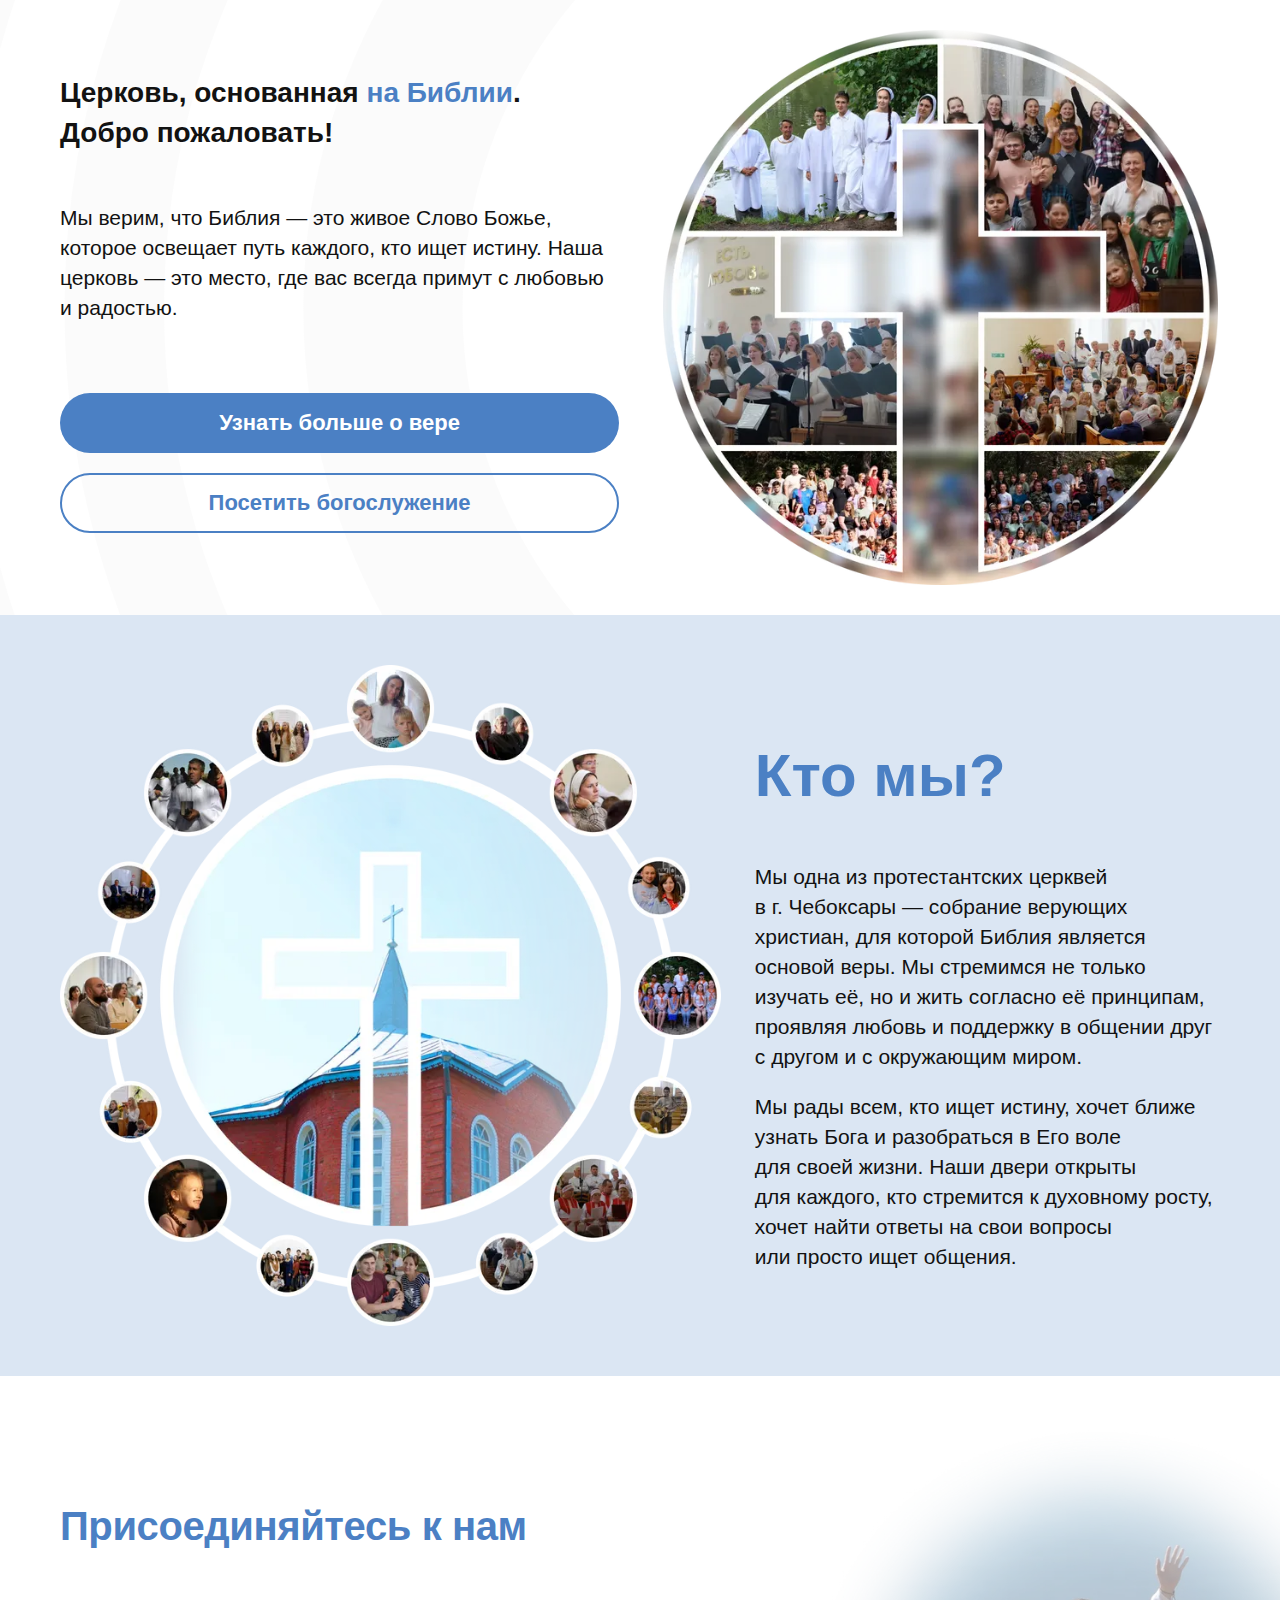
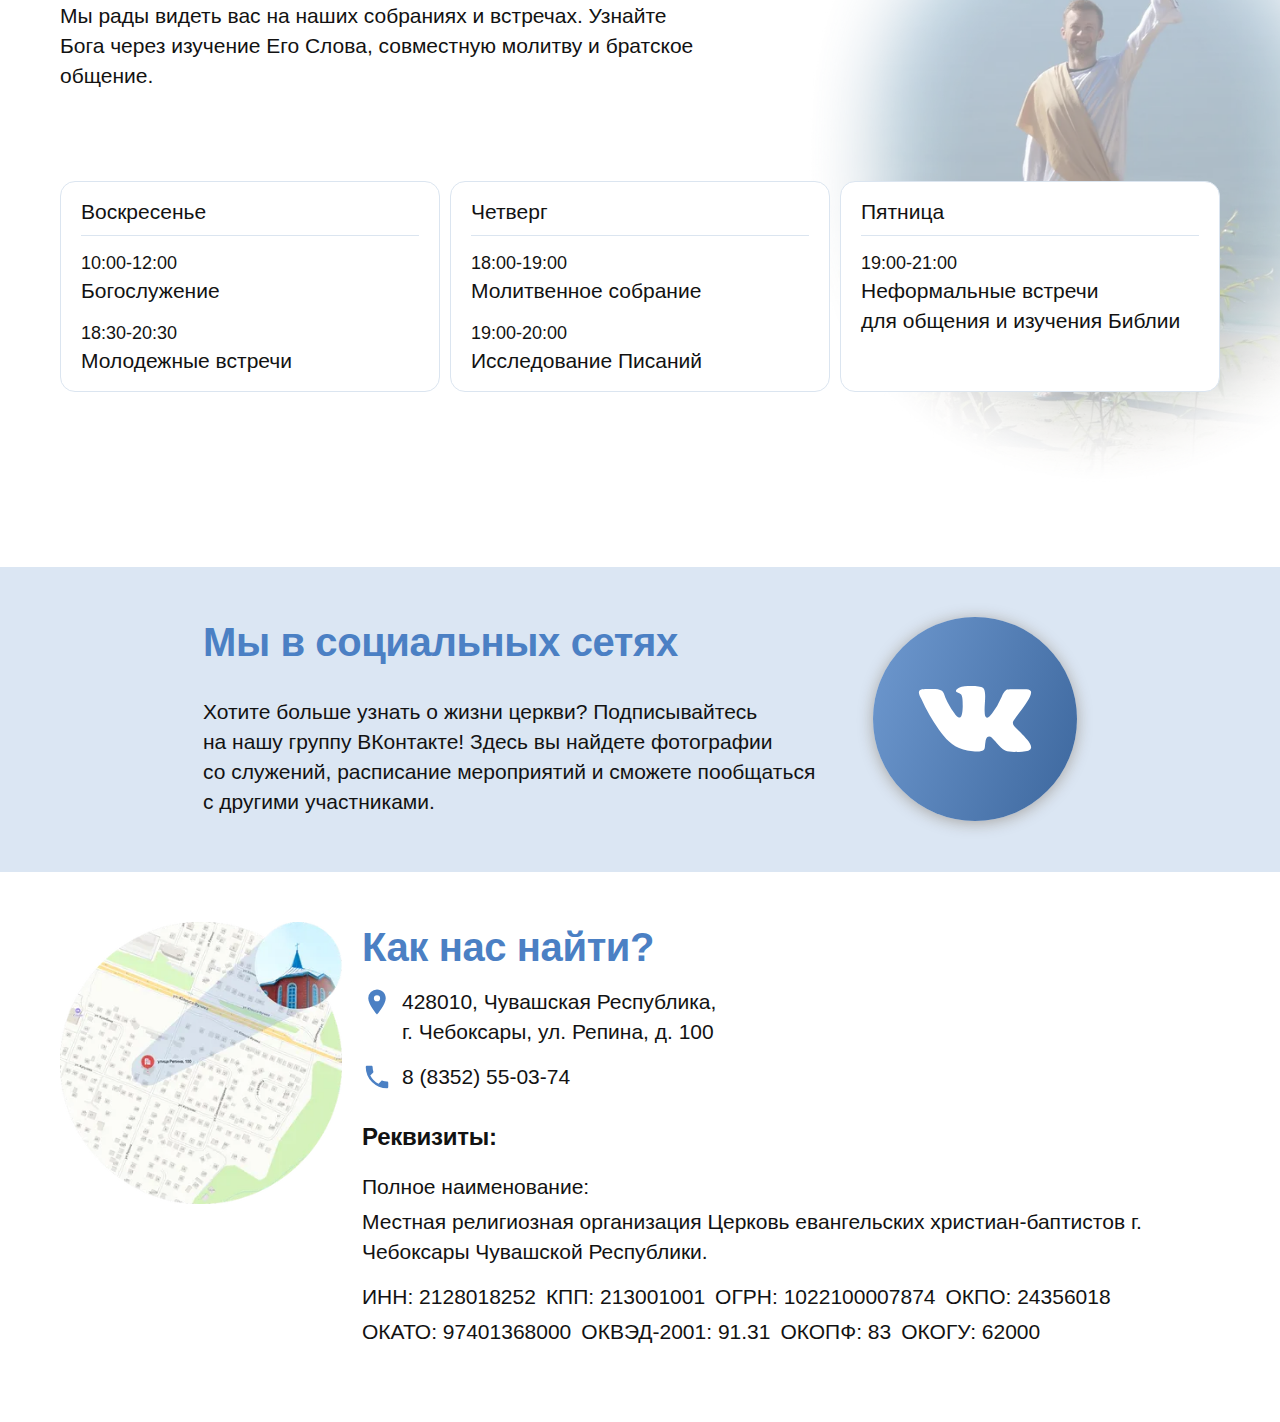
<file: index.html>
<!DOCTYPE html><html class="page" lang="ru"><head><meta charset="UTF-8"><title>Церковь евангельских христиан Чебоксары</title><meta name="viewport" content="width=device-width,initial-scale=1"><link rel="icon" href="favicon.ico"><link rel="icon" href="favicons/favicon.svg" type="image/svg+xml"><link rel="apple-touch-icon" href="favicons/apple.png"><link rel="manifest" href="manifest.webmanifest"><link rel="preload" href="fonts/inter/inter-regular.woff2" type="font/woff2" as="font" crossorigin="anonymous"><link rel="preload" href="fonts/inter/inter-semibold.woff2" type="font/woff2" as="font" crossorigin="anonymous"><link rel="preload" href="fonts/inter/inter-medium.woff2" type="font/woff2" as="font" crossorigin="anonymous"><link rel="preload" href="fonts/inter/inter-bold.woff2" type="font/woff2" as="font" crossorigin="anonymous"><link rel="stylesheet" href="styles/styles.css"><!-- <script src="https://api-maps.yandex.ru/2.1/?apikey=b741650d-aeca-472d-a761-ce8550b60bb1&lang=ru_RU" defer></script> --><script src="scripts/index.js" defer="defer"></script></head><body class="page__body"><main><section class="hero"><div class="container hero__container"><div class="hero__image"><picture><source type="image/webp" media="(min-width: 744px)" srcset="images/hero-desktop@1x.webp, images/hero-desktop@2x.webp 2x" width="555" height="555"><source type="image/webp" srcset="images/hero-mobile@1x.webp, images/hero-mobile@2x.webp 2x" width="200" height="200"><source type="image/png" media="(min-width: 744px)" srcset="images/hero-desktop@1x.png, images/hero-desktop@2x.png 2x" width="555" height="555"><img src="images/hero-mobile@1x.png" srcset="images/hero-mobile@2x.png 2x" width="200" height="200" alt="img"></picture></div><div class="hero__text-content"><h1 class="hero__title">Церковь, основанная <a href="#">на&nbsp;Библии</a>. Добро&nbsp;пожаловать!</h1><p class="hero__text">Мы&nbsp;верим, что Библия&nbsp;&mdash; это живое Слово Божье, которое освещает путь каждого, кто ищет истину. Наша церковь&nbsp;&mdash; это место, где вас всегда примут с&nbsp;любовью и&nbsp;радостью.</p><div class="hero__buttons"><a class="button" href="#">Узнать больше о&nbsp;вере</a> <a class="button button--transparent" href="#">Посетить богослужение</a></div></div></div></section><section class="about"><div class="container about__container"><h2 class="title-1 about__title">Кто мы?</h2><div class="about__image"><picture><source type="image/webp" media="(min-width: 1100px)" srcset="images/about-desktop@1x.webp, images/about-desktop@2x.webp 2x" width="762" height="762"><source type="image/webp" srcset="images/about-mobile@1x.webp, images/about-mobile@2x.webp 2x" width="330" height="332"><source type="image/png" media="(min-width: 1100px)" srcset="images/about-desktop@1x.png, images/about-desktop@2x.png 2x" width="762" height="762"><img src="images/about-mobile@1x.png" srcset="images/about-mobile@2x.png 2x" width="330" height="332" alt="img"><!-- Лучше одинаковые значения высоты и ширины --></picture></div><div class="about__text"><p>Мы&nbsp;одна из&nbsp;протестантских церквей в&nbsp;г.&nbsp;Чебоксары&nbsp;&mdash; собрание верующих христиан, для&nbsp;которой Библия является основой веры. Мы&nbsp;стремимся не&nbsp;только изучать&nbsp;её, но&nbsp;и&nbsp;жить согласно её&nbsp;принципам, проявляя любовь и&nbsp;поддержку в&nbsp;общении друг с&nbsp;другом и&nbsp;с&nbsp;окружающим миром.</p><p>Мы&nbsp;рады всем, кто&nbsp;ищет истину, хочет ближе узнать Бога и&nbsp;разобраться в&nbsp;Его&nbsp;воле для&nbsp;своей жизни. Наши двери открыты для&nbsp;каждого, кто&nbsp;стремится к&nbsp;духовному росту, хочет найти ответы на&nbsp;свои вопросы или&nbsp;просто ищет общения.</p></div></div></section><section class="schedule"><div class="container schedule__container"><div class="schedule__text-content"><h2 class="title-2 schedule__title">Присоединяйтесь к&nbsp;нам</h2><p class="schedule__text">Мы&nbsp;рады видеть вас на&nbsp;наших собраниях и&nbsp;встречах. Узнайте Бога через изучение Его&nbsp;Слова, совместную молитву и&nbsp;братское общение.</p></div><ul class="list-reset schedule__list"><li class="schedule__item"><h3 class="schedule__day">Воскресенье</h3><ul class="list-reset schedule__time-list"><li class="schedule__time-item"><span class="schedule__time-label">Богослужение</span> <span class="schedule__time-value">10:00-12:00</span></li><li class="schedule__time-item"><span class="schedule__time-label">Молодежные встречи</span> <span class="schedule__time-value">18:30-20:30</span></li></ul></li><li class="schedule__item"><h3 class="schedule__day">Четверг</h3><ul class="list-reset schedule__time-list"><li class="schedule__time-item"><span class="schedule__time-label">Молитвенное собрание</span> <span class="schedule__time-value">18:00-19:00</span></li><li class="schedule__time-item"><span class="schedule__time-label">Исследование Писаний</span> <span class="schedule__time-value">19:00-20:00</span></li></ul></li><li class="schedule__item"><h3 class="schedule__day">Пятница</h3><ul class="list-reset schedule__time-list"><li class="schedule__time-item"><span class="schedule__time-label">Неформальные встречи для&nbsp;общения и&nbsp;изучения Библии</span> <span class="schedule__time-value">19:00-21:00</span></li></ul></li></ul></div></section><section class="social"><div class="container social__container"><h2 class="title-2 social__title">Мы в социальных сетях</h2><p class="social__text">Хотите больше узнать о&nbsp;жизни церкви? Подписывайтесь на&nbsp;нашу&nbsp;группу ВКонтакте! Здесь&nbsp;вы&nbsp;найдете фотографии со&nbsp;служений, расписание мероприятий и&nbsp;сможете пообщаться с&nbsp;другими участниками.</p><a class="social__button" href="https://vk.com/protestants21" target="_blank"><span>Перейти в сообщество</span></a></div></section><section class="contacts"><div class="container contacts__container"><div class="contacts__wrapper"><h2 class="title-2 contacts__title">Как нас найти?</h2><ul class="list-reset contacts__list"><li class="contacts__item contacts__item--address"><a class="contacts__link" href="https://yandex.ru/maps/-/CHajBYZp">428010, Чувашская Республика, <span class="line-break-span">г. Чебоксары, ул. Репина, д. 100</span></a></li><li class="contacts__item contacts__item--tel"><a class="contacts__link" href="tel:88352550374">8 (8352) 55-03-74</a></li></ul><section class="requisites contacts__requisites"><h3 class="requisites__title">Реквизиты:</h3><p class="requisites__name">Полное наименование: <span class="line-break-span">Местная религиозная организация Церковь евангельских христиан-баптистов г. Чебоксары Чувашской Республики.</span></p><ul class="list-reset requisites__list"><li class="requisites__item">ИНН: <span>2128018252</span></li><li class="requisites__item">КПП: <span>213001001</span></li><li class="requisites__item">ОГРН: <span>1022100007874</span></li><li class="requisites__item">ОКПО: <span>24356018</span></li><li class="requisites__item">ОКАТО: <span>97401368000</span></li><li class="requisites__item">ОКВЭД-2001: <span>91.31</span></li><li class="requisites__item">ОКОПФ: <span>83</span></li><li class="requisites__item">ОКОГУ: <span>62000</span></li></ul></section></div><div class="contacts__map" id="map"></div></div></section><footer></footer></main></body></html>
</file>
<file: styles/styles.css>
html{-webkit-text-size-adjust:100%;line-height:1.15}body{margin:0}main{display:block}h1{margin:.67em 0;font-size:2em}hr{box-sizing:content-box;height:0;overflow:visible}pre{font-family:monospace;font-size:1em}a{background-color:#0000}abbr[title]{border-bottom:none;-webkit-text-decoration:underline dotted;text-decoration:underline dotted}b,strong{font-weight:bolder}code,kbd,samp{font-family:monospace;font-size:1em}small{font-size:80%}sub,sup{vertical-align:baseline;font-size:75%;line-height:0;position:relative}sub{bottom:-.25em}sup{top:-.5em}img{border-style:none}button,input,optgroup,select,textarea{margin:0;font-family:inherit;font-size:100%;line-height:1.15}button,input{overflow:visible}button,select{text-transform:none}button,[type=button],[type=reset],[type=submit]{-webkit-appearance:button}button::-moz-focus-inner{border-style:none;padding:0}[type=button]::-moz-focus-inner{border-style:none;padding:0}[type=reset]::-moz-focus-inner{border-style:none;padding:0}[type=submit]::-moz-focus-inner{border-style:none;padding:0}button:-moz-focusring{outline:1px dotted buttontext}[type=button]:-moz-focusring{outline:1px dotted buttontext}[type=reset]:-moz-focusring{outline:1px dotted buttontext}[type=submit]:-moz-focusring{outline:1px dotted buttontext}fieldset{padding:.35em .75em .625em}legend{box-sizing:border-box;color:inherit;white-space:normal;max-width:100%;padding:0;display:table}progress{vertical-align:baseline}textarea{overflow:auto}[type=checkbox],[type=radio]{box-sizing:border-box;padding:0}[type=number]::-webkit-inner-spin-button{height:auto}[type=number]::-webkit-outer-spin-button{height:auto}[type=search]{outline-offset:-2px;-webkit-appearance:textfield}[type=search]::-webkit-search-decoration{-webkit-appearance:none}::-webkit-file-upload-button{font:inherit;-webkit-appearance:button}details{display:block}summary{display:list-item}template,[hidden]{display:none}:root{--stroke:#dbe5f0;--btn-default:#4b80c4;--btn-hover:#5d8cca;--btn-pressed:#4a70a2;--btn-disable:#e3e7ed;--text-light:#fff;--text-accent:#4b80c4;--text-dark:#121212;--text-secondary:#474747;--bg-primary:#fff;--bg-secondary:#dbe6f3}html{scroll-behavior:smooth;height:100%}body{color:var(--text-dark);scroll-behavior:smooth;flex-direction:column;min-height:100%;margin:0;font-family:Arial,sans-serif;font-size:14px;font-weight:400;line-height:20px;display:flex}@media (width>=744px){body{font-size:18px;line-height:25px}}@media (width>=1100px){body{font-size:21px;line-height:30px}}body.open-menu{overflow:hidden}main{flex-grow:1}a{text-decoration:none}img{object-fit:contain;max-width:100%;height:auto}*,:before,:after{box-sizing:border-box}.container{margin:0 auto;padding-inline:15px}@media (width>=744px){.container{max-width:1200px;padding-inline:20px}}@media (width>=1440px){.container{max-width:1440px;padding-inline:60px}}.list-reset{margin:0;padding:0;list-style-type:none}.line-break-span{display:block}.visually-hidden{white-space:nowrap;-webkit-clip-path:inset(100%);clip-path:inset(100%);clip:rect(0 0 0 0);border:0;width:1px;height:1px;margin:-1px;padding:0;position:absolute;overflow:hidden}@font-face{font-family:Inter;src:url(/../../fonts/inter-regular.woff2)format("woff2"),url(/../../fonts/inter-regular.woff)format("woff");font-weight:400;font-style:normal;font-display:swap}@font-face{font-family:Inter;src:url(../fonts/inter-medium.woff2)format("woff2"),url(../fonts/inter-medium.woff)format("woff");font-weight:500;font-style:normal;font-display:swap}@font-face{font-family:Inter;src:url(../fonts/inter-semibold.woff2)format("woff2"),url(../fonts/inter-semibold.woff)format("woff");font-weight:600;font-style:normal;font-display:swap}@font-face{font-family:Inter;src:url(../fonts/inter-bold.woff2)format("woff2"),url(../fonts/inter-bold.woff)format("woff");font-weight:700;font-style:normal;font-display:swap}.button{text-align:center;color:var(--text-light);background-color:var(--btn-default);border-radius:70px;place-items:center;padding:10px;font-family:inherit;font-size:22px;font-weight:700;line-height:30px;display:grid}@media (width>=744px){.button{padding:15px}}.button:hover,.button:focus-visible{background-color:var(--btn-hover)}.button:active{background-color:var(--btn-pressed)}.button:disabled,.button.disabled{background-color:var(--btn-disable)}.button--transparent{color:var(--btn-default);outline:2px solid var(--btn-default);outline-offset:-2px;background-color:#0000}.button--transparent:hover,.button--transparent:focus-visible,.button--transparent:disabled,.button--transparent.disabled{color:var(--text-light);outline:0}.title-1{color:var(--text-accent);font-size:50px;line-height:60px}.title-2{color:var(--text-accent);font-size:21px;line-height:25px}@media (width>=744px){.title-2{font-size:28px;line-height:40px}}@media (width>=1100px){.title-2{letter-spacing:-.01em;font-size:40px;line-height:50px}}.hero{padding:30px 0 40px;position:relative;overflow:hidden}@media (550px<=width<744px){.hero{padding:60px 0}}@media (width>=744px){.hero{padding:30px 0}}@media (width>=550px){.hero__container{justify-content:space-between;align-items:center;column-gap:41px;display:flex}}@media (width>=1440px){.hero__container{column-gap:20px}}.hero__image{box-sizing:content-box;aspect-ratio:1;flex-shrink:0;max-width:320px;margin:0 auto 20px;padding:0 65px;position:relative}@media (width>=550px){.hero__image{max-width:300px;margin-bottom:0;padding:0}}@media (width>=744px){.hero__image{max-width:555px}}@media (width>=1440px){.hero__image{max-width:650px}}.hero__image:before{content:"";aspect-ratio:1;z-index:-1;background-image:url(../icons/stack.svg#hero-bg);background-repeat:no-repeat;background-size:contain;width:161%;display:block;position:absolute;top:50%;left:50%;translate:-50% -50%}@media (width>=550px){.hero__image:before{width:380%}}.hero__image img{width:100%;height:auto;display:block}.hero__text-content{margin:0 auto}@media (width>=550px){.hero__text-content{flex-shrink:0;order:-1;width:58%;max-width:510px}}@media (width>=744px){.hero__text-content{width:48.2%;max-width:650px;margin:0 0 10px}}@media (width>=1440px){.hero__text-content{margin-top:0}}.hero__title{margin:0 0 15px;font-size:21px;line-height:25px}@media (width>=744px){.hero__title{min-width:500px;margin-bottom:50px;font-size:28px;line-height:40px}}@media (width>=1440px){.hero__title{letter-spacing:-.01em;font-size:40px;line-height:50px}}.hero__title a{color:var(--text-accent)}.hero__text{margin:0 0 30px}@media (width>=744px){.hero__text{margin-bottom:70px}}.hero__buttons{row-gap:15px;display:grid}@media (width>=744px){.hero__buttons{gap:20px}}.about{background-color:var(--bg-secondary);padding:30px 0}@media (width>=744px){.about{padding:50px 0}}@media (width>=1440px){.about{padding:70px 0}}.about__container{gap:15px;display:grid}@media (width>=550px){.about__container{grid-template-rows:1fr auto auto 1fr;grid-template-columns:auto 1fr;align-items:center;column-gap:2.9%}}@media (width>=744px){.about__container{grid-template-columns:repeat(2,1fr);row-gap:0}}@media (width>=1100px){.about__container{grid-template-columns:57% 1fr;row-gap:50px}}.about__title{text-align:center;margin:0}@media (width>=550px){.about__title{grid-area:3/1/4/2;margin-bottom:auto}}@media (width>=744px){.about__title{margin-top:20px;font-size:60px;line-height:72px}}@media (width>=1100px){.about__title{text-align:left;grid-area:2/2/3/3}}.about__image{width:100%;max-width:380px;margin:0 auto 2px}@media (width>=550px){.about__image{grid-area:2/1/3/2;max-width:250px;margin:auto auto 0 0}}@media (width>=744px){.about__image{max-width:unset}}@media (width>=1100px){.about__image{grid-row:1/-1}}@media (width>=1440px){.about__image{width:762px;height:762px}}.about__image img{width:100%;height:auto;display:block}.about__text{gap:15px;display:grid}@media (width>=550px){.about__text{grid-area:1/2/-1/3;gap:20px}}@media (width>=1100px){.about__text{grid-row:3/4}}.about__text p{margin:0}.schedule{z-index:1;padding:30px 0;position:relative;overflow:hidden}@media (width>=550px){.schedule:before{content:"";z-index:-1;background-image:-webkit-image-set(url(../images/schedule-tablet@1x.webp) 1x type("image/webp"),url(../images/schedule-tablet@2x.webp) 2x type("image/webp"),url(../images/schedule-tablet@1x.png) 1x type("image/png"),url(../images/schedule-tablet@2x.png) 2x type("image/png"));background-image:image-set("../images/schedule-tablet@1x.webp" 1x type("image/webp"),"../images/schedule-tablet@2x.webp" 2x type("image/webp"),"../images/schedule-tablet@1x.png" 1x type("image/png"),"../images/schedule-tablet@2x.png" 2x type("image/png"));background-position:0;background-repeat:no-repeat;background-size:contain;width:100%;height:80%;max-height:480px;display:block;position:absolute;bottom:0}}@media (width>=744px){.schedule{padding:50px 0 70px}.schedule:before{background-position:100%;width:100%;height:117%;max-height:679px;bottom:-20px;right:-123px}}@media (width>=1100px){.schedule{padding:125px 0 175px}.schedule:before{background-image:-webkit-image-set(url(../images/schedule-desktop@1x.webp) 1x type("image/webp"),url(../images/schedule-desktop@2x.webp) 2x type("image/webp"),url(../images/schedule-desktop@1x.png) 1x type("image/png"),url(../images/schedule-desktop@2x.png) 2x type("image/png"));background-image:image-set("../images/schedule-desktop@1x.webp" 1x type("image/webp"),"../images/schedule-desktop@2x.webp" 2x type("image/webp"),"../images/schedule-desktop@1x.png" 1x type("image/png"),"../images/schedule-desktop@2x.png" 2x type("image/png"));width:828px;height:928px;top:40px;bottom:-70px}}.schedule__container{display:grid}@media (width>=550px){.schedule__container{grid-template-columns:1fr 1fr;gap:15px}}@media (width>=744px){.schedule__container{grid-template-columns:1fr;row-gap:100px}}@media (width>=1100px){.schedule__container{row-gap:90px}}@media (width>=744px){.schedule__text-content{max-width:465px}}@media (width>=1100px){.schedule__text-content{max-width:650px}}.schedule__title{margin:0 0 15px}@media (width>=744px){.schedule__title{margin-bottom:20px}}@media (width>=1100px){.schedule__title{margin-bottom:50px}}.schedule__text{margin:0 0 25px}@media (width>=744px){.schedule__text{margin-bottom:0}}.schedule__list{gap:10px;display:grid}@media (width>=744px){.schedule__list{grid-template-columns:repeat(3,1fr)}}.schedule__item{background-color:var(--bg-primary);border:1px solid var(--stroke);border-radius:15px;max-width:360px;padding:15px 20px}@media (width>=550px){.schedule__item{max-width:unset}}.schedule__day{margin:0 0 10px;font-size:15px;font-weight:500}@media (width>=744px){.schedule__day{font-size:inherit;margin-bottom:15px}}.schedule__day:after{content:"";background-color:var(--stroke);width:100%;height:1px;margin-top:8px;display:block}.schedule__time-list{row-gap:10px;display:grid}@media (width>=744px){.schedule__time-list{row-gap:15px}}.schedule__time-item{grid-template-columns:1fr 87px;column-gap:5px;display:grid}@media (width>=744px){.schedule__time-item{grid-template-columns:1fr}}.schedule__time-label{font-size:15px;font-weight:500}@media (width>=744px){.schedule__time-label{font-size:inherit}}.schedule__time-value{justify-self:end}@media (width>=744px){.schedule__time-value{grid-row:1/2;justify-self:start;font-size:18px;line-height:25px}}.social{background-color:var(--bg-secondary);padding:30px 0}@media (width>=744px){.social{padding:50px 0 51px}}.social__container{gap:15px;display:grid}@media (width>=550px){.social__container{grid-template-rows:auto 1fr;grid-template-columns:1fr auto}}@media (width>=744px){.social__container{gap:20px}}@media (width>=1100px){.social__container{box-sizing:content-box;gap:30px 20px;max-width:874px;margin:0 auto}}.social__title{margin:0}@media (width>=550px){.social__title{grid-area:1/1/2/2}}.social__text{margin:0}@media (width>=550px){.social__text{grid-area:2/1/3/2}}.social__button{color:#fff;background:var(--btn-default);border-radius:70px;justify-content:center;align-items:center;column-gap:10px;padding:10px;font-size:18px;font-weight:700;line-height:25px;display:flex}@media (width>=550px){.social__button{aspect-ratio:1;background:linear-gradient(-70.44deg,#0003 -0.99%,#fff3 100%),linear-gradient(0deg,var(--btn-default),var(--btn-default));border-radius:50%;grid-area:1/2/3/3;padding:25px;box-shadow:0 2px 15px #4b301259}}@media (width>=744px){.social__button{padding:30px}}@media (width>=1100px){.social__button{padding:42px}}.social__button:before{content:"";aspect-ratio:1;background-image:url(../icons/stack.svg#vk);background-repeat:no-repeat;background-size:contain;width:30px;display:block}@media (width>=550px){.social__button:before{width:70px}}@media (width>=744px){.social__button:before{width:101px}}@media (width>=1100px){.social__button:before{width:120px}}@media (width>=550px){.social__button span{white-space:nowrap;-webkit-clip-path:inset(100%);clip-path:inset(100%);clip:rect(0 0 0 0);border:0;width:1px;height:1px;margin:-1px;padding:0;position:absolute;overflow:hidden}}.contacts{padding:30px 0}@media (width>=744px){.contacts{padding:50px 0}}@media (width<550px){.contacts__container{padding:0}}@media (550px<=width<744px){.contacts__container{padding:0}}@media (width>=744px){.contacts__container{grid-template-columns:282px 1fr;column-gap:20px;display:grid}}.contacts__wrapper{padding-inline:15px}@media (width>=744px){.contacts__wrapper{padding-inline:0}}.contacts__title{margin:0 0 20px}@media (width>=744px){.contacts__title{margin-bottom:15px}}.contacts__list{flex-direction:column;gap:10px;margin-bottom:30px;display:flex}@media (width>=744px){.contacts__list{gap:15px}}.contacts__item{grid-template-columns:auto 1fr;column-gap:10px;display:grid}.contacts__item--address{--contacts-icon-url:url(../icons/stack.svg#location)}.contacts__item--tel{--contacts-icon-url:url(../icons/stack.svg#phone)}.contacts__item:before{content:"";aspect-ratio:1;background-position:50%;background-repeat:no-repeat;background-size:contain;background-image:var(--contacts-icon-url);width:20px}@media (width>=744px){.contacts__item:before{width:30px}}.contacts__link{color:inherit}.contacts__requisites{margin-bottom:25px}.contacts__map{aspect-ratio:1;background-image:-webkit-image-set(url(../images/map-mobile@1x.webp) 1x type("image/webp"),url(../images/map-mobile@2x.webp) 2x type("image/webp"),url(../images/map-mobile@1x.png) 1x type("image/png"),url(../images/map-mobile@2x.png) 2x type("image/png"));background-image:image-set("../images/map-mobile@1x.webp" 1x type("image/webp"),"../images/map-mobile@2x.webp" 2x type("image/webp"),"../images/map-mobile@1x.png" 1x type("image/png"),"../images/map-mobile@2x.png" 2x type("image/png"));background-position:50%;background-repeat:no-repeat;background-size:contain;width:100%;height:280px;margin:0 auto}@media (width>=744px){.contacts__map{order:-1;height:282px}}.requisites__title{letter-spacing:-.01em;margin:0 0 15px;font-size:19px;font-weight:600;line-height:25px}@media (width>=744px){.requisites__title{margin-bottom:20px;font-size:24px;line-height:30px}}.requisites__name{margin:0 0 15px}.requisites__name span{font-size:15px;font-weight:500}@media (width>=744px){.requisites__name span{font-size:inherit;margin-top:5px}}.requisites__list{flex-wrap:wrap;gap:5px 10px;display:flex}.requisites__item span{font-size:15px;font-weight:500}@media (width>=744px){.requisites__item span{font-size:inherit}}
</file>
